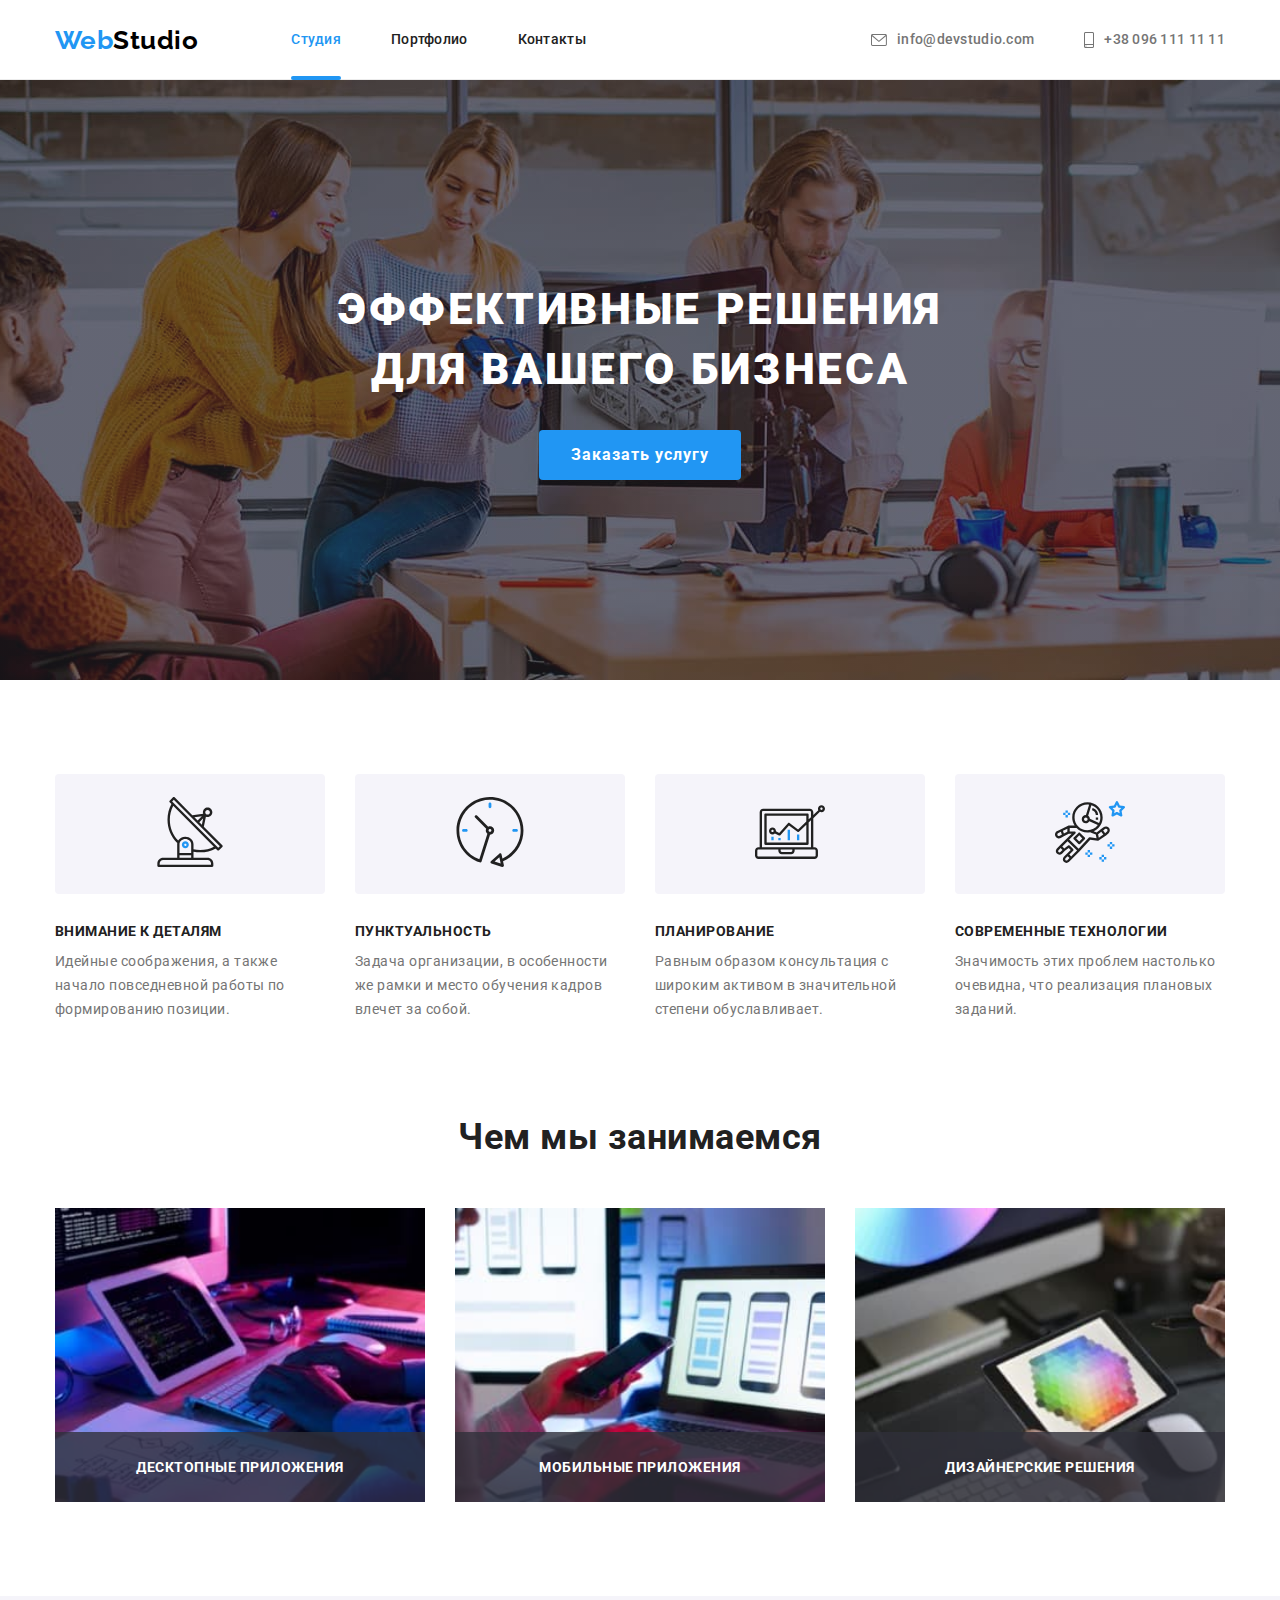
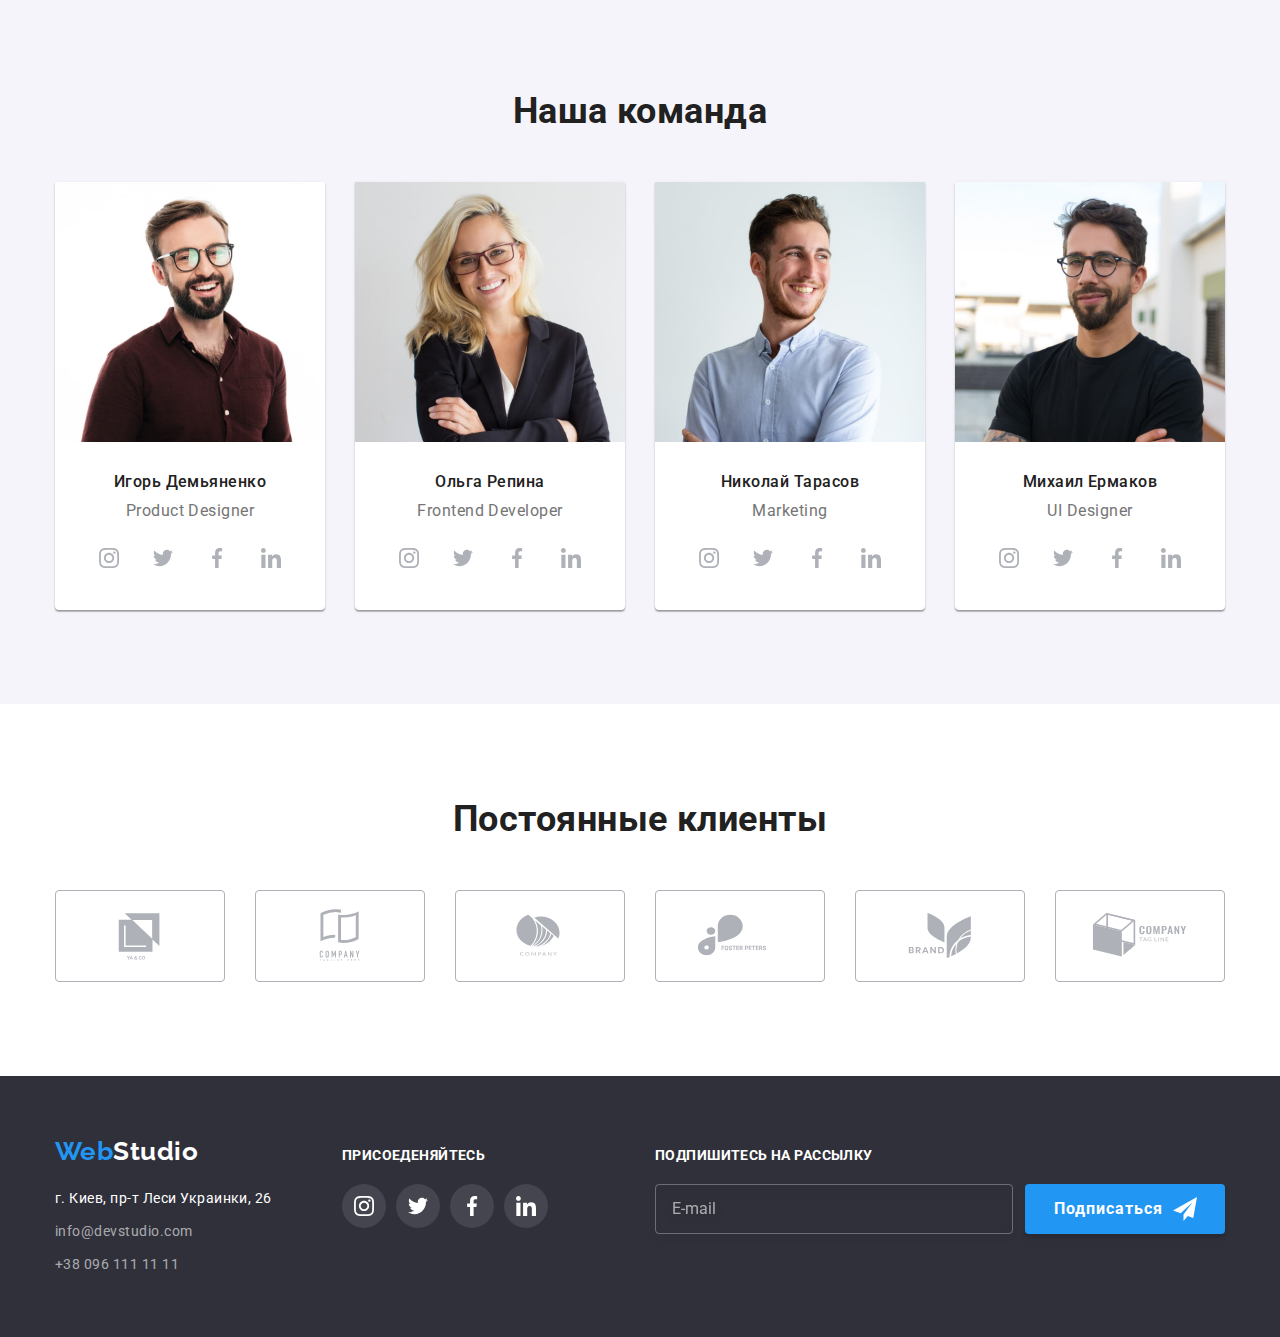
<file: index.html>
<!DOCTYPE html>
<html lang="ru">
  <head>
    <meta charset="UTF-8" />
    <meta http-equiv="X-UA-Compatible" content="IE=edge" />
    <meta name="viewport" content="width=device-width, initial-scale=1.0" />
    <title>Студия</title>
    <link
      href="https://fonts.googleapis.com/css2?family=Raleway:wght@700&family=Roboto:wght@400;500;700;900&display=swap"
      rel="stylesheet"
    />
    <link
      rel="stylesheet"
      href="https://cdnjs.cloudflare.com/ajax/libs/modern-normalize/1.1.0/modern-normalize.min.css"
    />

    <!-- <link rel="stylesheet" href="./CSS/styles.css" /> -->
    <link rel="stylesheet" href="./dist/css/main.min.css" />
    <!-- <link rel="stylesheet" href="./sass/main.min.css" /> -->
  </head>

  <body class="page">
    <header class="header">
      <div class="container navigation">
        <a href="./index.html" lang="en" class="logo">
          <span class="logo-first-part">Web</span>Studio</a
        >
        <nav>
          <ul class="site-nav">
            <li class="site-nav__item">
              <a href="./index.html" class="site-nav__link link current"
                >Студия</a
              >
            </li>
            <li class="site-nav__item">
              <a href="./portfolio.html" class="site-nav__link link"
                >Портфолио</a
              >
            </li>
            <li class="site-nav__item">
              <a href="" class="site-nav__link link">Контакты</a>
            </li>
          </ul>
        </nav>

        <ul class="communication">
          <li class="communication__item">
            <a href="mailto:info@devstudio.com" class="communication__link">
              <svg class="link__img" width="16" height="12">
                <use href="./images/sprite.svg#icon-envelope"></use>
              </svg>
              info@devstudio.com
            </a>
          </li>
          <li class="communication__item">
            <a href="tel:+380961111111" class="communication__link">
              <svg class="link__img" width="10" height="16">
                <use href="./images/sprite.svg#icon-smartphone"></use>
              </svg>
              +38 096 111 11 11
            </a>
          </li>
        </ul>
      </div>
    </header>

    <main>
      <section class="hero">
        <div>
          <h1 class="hero-title">
            Эффективные решения <br />
            для вашего бизнеса
          </h1>
          <button type="button" class="button primary" data-modal-open>
            Заказать услугу
          </button>
        </div>
      </section>

      <section class="section">
        <div class="container">
          <ul class="feature-list">
            <li class="feature-list__item">
              <div class="feature-container">
                <a class="feature-image-link" href="">
                  <svg class="feature-image-icon" width="70" height="70">
                    <use href="./images/sprite.svg#icon-antenna"></use>
                  </svg>
                </a>
              </div>
              <h3 class="feature-list__title">Внимание к деталям</h3>
              <p class="feature-list__text">
                Идейные соображения, а также начало повседневной работы по
                формированию позиции.
              </p>
            </li>
            <li class="feature-list__item">
              <div class="feature-container">
                <a class="feature-image-link" href="">
                  <svg class="feature-image-icon" width="70" height="70">
                    <use href="./images/sprite.svg#icon-clock"></use>
                  </svg>
                </a>
              </div>
              <h3 class="feature-list__title">Пунктуальность</h3>
              <p class="feature-list__text">
                Задача организации, в особенности же рамки и место обучения
                кадров влечет за собой.
              </p>
            </li>
            <li class="feature-list__item">
              <div class="feature-container">
                <a class="feature-image-link" href="">
                  <svg class="feature-image-icon" width="70" height="70">
                    <use href="./images/sprite.svg#icon-diagram"></use>
                  </svg>
                </a>
              </div>
              <h3 class="feature-list__title">Планирование</h3>
              <p class="feature-list__text">
                Равным образом консультация с широким активом в значительной
                степени обуславливает.
              </p>
            </li>
            <li class="feature-list__item">
              <div class="feature-container">
                <a class="feature-image-link" href="">
                  <svg class="feature-image-icon" width="70" height="70">
                    <use href="./images/sprite.svg#icon-astronaut"></use>
                  </svg>
                </a>
              </div>
              <h3 class="feature-list__title">Современные технологии</h3>
              <p class="feature-list__text">
                Значимость этих проблем настолько очевидна, что реализация
                плановых заданий.
              </p>
            </li>
          </ul>
        </div>
      </section>

      <section class="section about">
        <div class="container">
          <h2 class="section-title">Чем мы занимаемся</h2>
          <ul class="about-list">
            <li class="item">
              <img
                src="./images/about-img-1.jpg"
                alt="планирование структуры сайта"
                width="370"
                height="294"
              />
              <h3 class="about-list__item-name">Десктопные приложения</h3>
            </li>
            <li class="item">
              <img
                src="./images/about-img-2.jpg"
                alt="создание структуры сайта"
                width="370"
                height="294"
              />
              <h3 class="about-list__item-name">Мобильные приложения</h3>
            </li>
            <li class="item">
              <img
                src="./images/about-img-3.jpg"
                alt="дизайн структуры сайта"
                width="370"
                height="294"
              />
              <h3 class="about-list__item-name">Дизайнерские решения</h3>
            </li>
          </ul>
        </div>
      </section>

      <section class="section team">
        <div class="container">
          <h2 class="section-title">Наша команда</h2>
          <ul class="team-list">
            <li class="team-list__card">
              <img
                src="./images/team-img-1.jpg"
                alt="Фото Игорь Демьяненко"
                width="270"
                height="260"
              />
              <div class="team-discription">
                <h3 class="team-discription__title">Игорь Демьяненко</h3>
                <p lang="en" class="team-discription__text">Product Designer</p>
                <div>
                  <ul class="social-list list">
                    <li class="social-list-item">
                      <a class="social-list-link" href="">
                        <svg class="social-list-icon" width="20" height="20">
                          <use href="./images/sprite.svg#icon-instagram"></use>
                        </svg>
                      </a>
                    </li>
                    <li class="social-list-item">
                      <a class="social-list-link" href="">
                        <svg class="social-list-icon" width="20" height="20">
                          <use href="./images/sprite.svg#icon-twitter"></use>
                        </svg>
                      </a>
                    </li>
                    <li class="social-list-item">
                      <a class="social-list-link" href="">
                        <svg class="social-list-icon" width="20" height="20">
                          <use href="./images/sprite.svg#icon-facebook"></use>
                        </svg>
                      </a>
                    </li>
                    <li class="social-list-item">
                      <a class="social-list-link" href="">
                        <svg class="social-list-icon" width="20" height="20">
                          <use href="./images/sprite.svg#icon-linkedin"></use>
                        </svg>
                      </a>
                    </li>
                  </ul>
                </div>
              </div>
            </li>
            <li class="team-list__card">
              <img
                src="./images/team-img-2.jpg"
                alt="Фото Ольга Репина"
                width="270"
                height="260"
              />
              <div class="team-discription">
                <h3 class="team-discription__title">Ольга Репина</h3>
                <p lang="en" class="team-discription__text">
                  Frontend Developer
                </p>
                <div>
                  <ul class="social-list list">
                    <li class="social-list-item">
                      <a class="social-list-link" href="">
                        <svg class="social-list-icon" width="20" height="20">
                          <use href="./images/sprite.svg#icon-instagram"></use>
                        </svg>
                      </a>
                    </li>
                    <li class="social-list-item">
                      <a class="social-list-link" href="">
                        <svg class="social-list-icon" width="20" height="20">
                          <use href="./images/sprite.svg#icon-twitter"></use>
                        </svg>
                      </a>
                    </li>
                    <li class="social-list-item">
                      <a class="social-list-link" href="">
                        <svg class="social-list-icon" width="20" height="20">
                          <use href="./images/sprite.svg#icon-facebook"></use>
                        </svg>
                      </a>
                    </li>
                    <li class="social-list-item">
                      <a class="social-list-link" href="">
                        <svg class="social-list-icon" width="20" height="20">
                          <use href="./images/sprite.svg#icon-linkedin"></use>
                        </svg>
                      </a>
                    </li>
                  </ul>
                </div>
              </div>
            </li>
            <li class="team-list__card">
              <img
                src="./images/team-img-3.jpg"
                alt="Фото Николай Тарасов"
                width="270"
                height="260"
              />
              <div class="team-discription">
                <h3 class="team-discription__title">Николай Тарасов</h3>
                <p lang="en" class="team-discription__text">Marketing</p>
                <div>
                  <ul class="social-list list">
                    <li class="social-list-item">
                      <a class="social-list-link" href="">
                        <svg class="social-list-icon" width="20" height="20">
                          <use href="./images/sprite.svg#icon-instagram"></use>
                        </svg>
                      </a>
                    </li>
                    <li class="social-list-item">
                      <a class="social-list-link" href="">
                        <svg class="social-list-icon" width="20" height="20">
                          <use href="./images/sprite.svg#icon-twitter"></use>
                        </svg>
                      </a>
                    </li>
                    <li class="social-list-item">
                      <a class="social-list-link" href="">
                        <svg class="social-list-icon" width="20" height="20">
                          <use href="./images/sprite.svg#icon-facebook"></use>
                        </svg>
                      </a>
                    </li>
                    <li class="social-list-item">
                      <a class="social-list-link" href="">
                        <svg class="social-list-icon" width="20" height="20">
                          <use href="./images/sprite.svg#icon-linkedin"></use>
                        </svg>
                      </a>
                    </li>
                  </ul>
                </div>
              </div>
            </li>
            <li class="team-list__card">
              <img
                src="./images/team-img-4.jpg"
                alt="Фото Михаил Ермаков"
                width="270"
                height="260"
              />
              <div class="team-discription">
                <h3 class="team-discription__title">Михаил Ермаков</h3>
                <p lang="en" class="team-discription__text">UI Designer</p>
                <div>
                  <ul class="social-list list">
                    <li class="social-list-item">
                      <a class="social-list-link" href="">
                        <svg class="social-list-icon" width="20" height="20">
                          <use href="./images/sprite.svg#icon-instagram"></use>
                        </svg>
                      </a>
                    </li>
                    <li class="social-list-item">
                      <a class="social-list-link" href="">
                        <svg class="social-list-icon" width="20" height="20">
                          <use href="./images/sprite.svg#icon-twitter"></use>
                        </svg>
                      </a>
                    </li>
                    <li class="social-list-item">
                      <a class="social-list-link" href="">
                        <svg class="social-list-icon" width="20" height="20">
                          <use href="./images/sprite.svg#icon-facebook"></use>
                        </svg>
                      </a>
                    </li>
                    <li class="social-list-item">
                      <a class="social-list-link" href="">
                        <svg class="social-list-icon" width="20" height="20">
                          <use href="./images/sprite.svg#icon-linkedin"></use>
                        </svg>
                      </a>
                    </li>
                  </ul>
                </div>
              </div>
            </li>
          </ul>
        </div>
      </section>

      <section class="section">
        <div class="container">
          <h2 class="section-title">Постоянные клиенты</h2>
          <ul class="clients-list">
            <li class="item">
              <a class="clients-list-link" href="">
                <svg class="clients-list-icon" width="106" height="60">
                  <use href="./images/sprite.svg#icon-logo-1"></use>
                </svg>
              </a>
            </li>
            <li class="item">
              <a class="clients-list-link" href="">
                <svg class="clients-list-icon" width="106" height="60">
                  <use href="./images/sprite.svg#icon-logo-2"></use>
                </svg>
              </a>
            </li>
            <li class="item">
              <a class="clients-list-link" href="">
                <svg class="clients-list-icon" width="106" height="60">
                  <use href="./images/sprite.svg#icon-logo-3"></use>
                </svg>
              </a>
            </li>
            <li class="item">
              <a class="clients-list-link" href="">
                <svg class="clients-list-icon" width="106" height="60">
                  <use href="./images/sprite.svg#icon-logo-4"></use>
                </svg>
              </a>
            </li>
            <li class="item">
              <a class="clients-list-link" href="">
                <svg class="clients-list-icon" width="106" height="60">
                  <use href="./images/sprite.svg#icon-logo-5"></use>
                </svg>
              </a>
            </li>
            <li class="item">
              <a class="clients-list-link" href="">
                <svg class="clients-list-icon" width="106" height="60">
                  <use href="./images/sprite.svg#icon-logo-6"></use>
                </svg>
              </a>
            </li>
          </ul>
        </div>
      </section>
    </main>

    <footer class="page-footer">
      <div class="container">
        <div>
          <a href="./index.html" lang="en" class="footer-logo">
            <span class="logo-first-part">Web</span>Studio</a
          >
          <address class="footer-address">
            <ul class="footer-list">
              <li class="item">
                <a href="" class="footer-address-link">
                  г. Киев, пр-т Леси Украинки, 26</a
                >
              </li>
              <li class="item">
                <a href="mailto:info@devstudio.com" class="footer-link"
                  >info@devstudio.com</a
                >
              </li>
              <li class="item">
                <a href="tel:+380961111111" class="footer-link"
                  >+38 096 111 11 11</a
                >
              </li>
            </ul>
          </address>
        </div>

        <div class="footer-social-container">
          <h3 class="footer-social-title">присоеденяйтесь</h3>
          <ul class="social-list list footer-social-list">
            <li class="social-list-item">
              <a class="social-list-link" href="">
                <svg class="social-list-icon" width="20" height="20">
                  <use href="./images/sprite.svg#icon-instagram"></use>
                </svg>
              </a>
            </li>
            <li class="social-list-item">
              <a class="social-list-link" href="">
                <svg class="social-list-icon" width="20" height="20">
                  <use href="./images/sprite.svg#icon-twitter"></use>
                </svg>
              </a>
            </li>
            <li class="social-list-item">
              <a class="social-list-link" href="">
                <svg class="social-list-icon" width="20" height="20">
                  <use href="./images/sprite.svg#icon-facebook"></use>
                </svg>
              </a>
            </li>
            <li class="social-list-item">
              <a class="social-list-link" href="">
                <svg class="social-list-icon" width="20" height="20">
                  <use href="./images/sprite.svg#icon-linkedin"></use>
                </svg>
              </a>
            </li>
          </ul>
        </div>

        <div class="footer-subscribe">
          <p class="footer-form-title">Подпишитесь на рассылку</p>
          <div>
            <form class="footer-form">
              <input
                type="email"
                name="user_email"
                placeholder="E-mail"
                class="footer-form-input"
              />
              <button type="submit" class="footer-submit-button">
                Подписаться
                <svg class="footer-sabmit-button-icon" width="24" height="24">
                  <use href="./images/sprite.svg#telegram"></use>
                </svg>
              </button>
            </form>
          </div>
        </div>
      </div>
    </footer>

    <div class="backdrop is-hidden" data-modal>
      <div class="modal">
        <button type="button" class="modal-close-btn" data-modal-close>
          <svg class="modal-close-icon">
            <use
              href="./images/sprite.svg#close-icon"
              width="11"
              height="11"
            ></use>
          </svg>
        </button>
        <form class="contact-form">
          <p class="contact-form-title">
            Оставьте свои данные, мы вам перезвоним
          </p>
          <label class="contact-form-field"
            >Имя
            <span class="contact-form-input-wrapper">
              <input type="text" name="user_name" class="contact-form-input" />
              <svg class="contact-form-input-icon" width="18" height="18">
                <use
                  href="./images/sprite.svg#icon-contact-name"
                  width="12"
                  heaght="12"
                ></use>
              </svg>
            </span>
          </label>
          <label class="contact-form-field"
            >Телефон
            <span class="contact-form-input-wrapper">
              <input type="tel" name="user_phone" class="contact-form-input" />
              <svg class="contact-form-input-icon" width="18" height="18">
                <use
                  href="./images/sprite.svg#icon-contact-phone"
                  width="13"
                  heaght="13"
                ></use>
              </svg>
            </span>
          </label>
          <label class="contact-form-field"
            >Почта
            <span class="contact-form-input-wrapper">
              <input
                type="email"
                name="user_email"
                class="contact-form-input"
              />
              <svg class="contact-form-input-icon" width="18" height="18">
                <use
                  href="./images/sprite.svg#icon-contact-email"
                  width="15"
                  heaght="12"
                ></use>
              </svg>
            </span>
          </label>
          <label class="contact-form-field">
            Комментарий
            <textarea
              name="user_comments"
              id=""
              class="contact-form-comments"
              placeholder="Введите текст"
            ></textarea>
          </label>

          <div class="contact-form-checkbox-wrapper">
            <input
              type="checkbox"
              name="accept-policy"
              class="contact-form-checkbox visually-hidden"
              id="policy-checkbox"
              required
            />
            <label for="policy-checkbox" class="contact-form-checkbox-label">
              Соглашаюсь с рассылкой и принимаю&nbsp;
              <a href="" class="contact-form-checkbox-link">Условия договора</a>
            </label>
          </div>

          <button type="submit" class="contact-form-submit-btn">
            Отправить
          </button>
        </form>
      </div>
    </div>

    <script src="./js/modal.js"></script>
  </body>
</html>
</file>
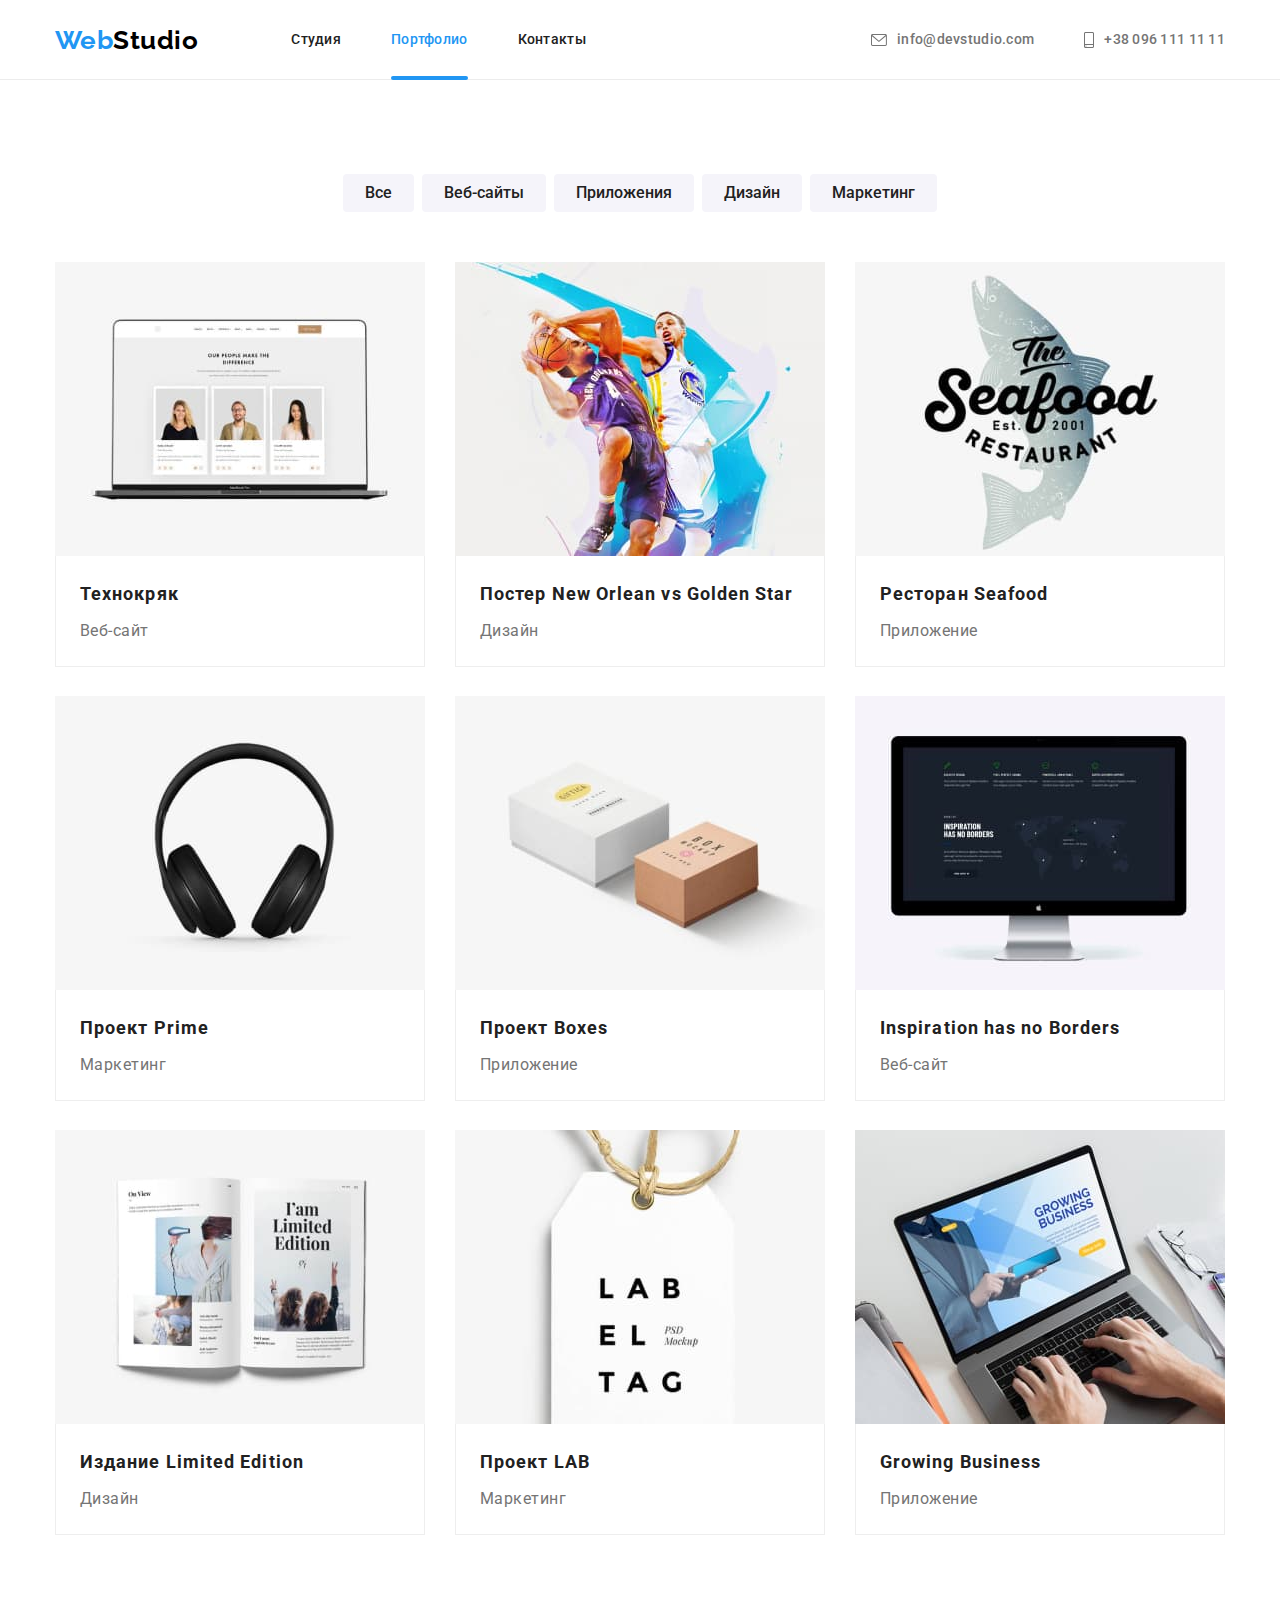
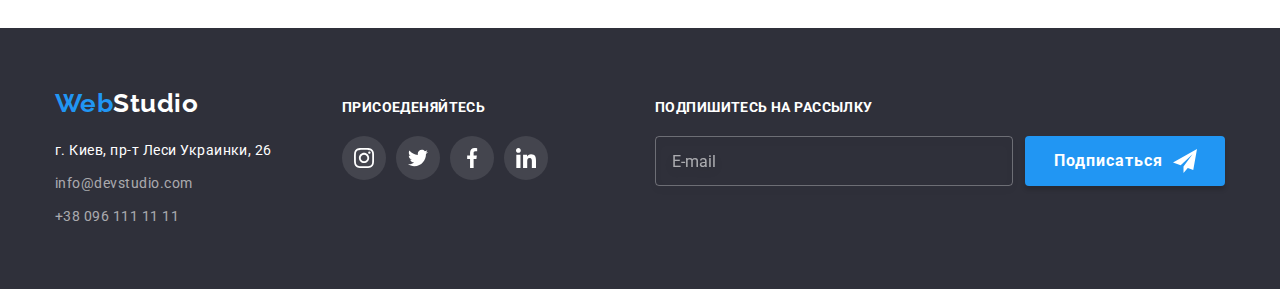
<file: portfolio.html>
<!DOCTYPE html>
<html lang="ru">
  <head>
    <meta charset="UTF-8" />
    <meta http-equiv="X-UA-Compatible" content="IE=edge" />
    <meta name="viewport" content="width=device-width, initial-scale=1.0" />
    <title>Студия</title>
    <link
      href="https://fonts.googleapis.com/css2?family=Raleway:wght@700&family=Roboto:wght@400;500;700;900&display=swap"
      rel="stylesheet"
    />
    <link
      rel="stylesheet"
      href="https://cdnjs.cloudflare.com/ajax/libs/modern-normalize/1.1.0/modern-normalize.min.css"
    />
    <!-- <link rel="stylesheet" href="./CSS/styles.css" /> -->
    <link rel="stylesheet" href="./dist/css/main.min.css" />
    <!-- <link rel="stylesheet" href="./sass/main.min.css" /> -->
  </head>

  <body>
    <header class="header">
      <div class="container navigation">
        <a href="./index.html" lang="en" class="logo">
          <span class="logo-first-part">Web</span>Studio</a
        >
        <nav>
          <ul class="site-nav">
            <li class="site-nav__item">
              <a href="./index.html" class="site-nav__link link">Студия</a>
            </li>
            <li class="site-nav__item">
              <a href="./portfolio.html" class="site-nav__link link current"
                >Портфолио</a
              >
            </li>
            <li class="site-nav__item">
              <a href="" class="site-nav__link link">Контакты</a>
            </li>
          </ul>
        </nav>

        <ul class="communication">
          <li class="communication__item">
            <a href="mailto:info@devstudio.com" class="communication__link">
              <svg class="link__img" width="16" height="12">
                <use href="./images/sprite.svg#icon-envelope"></use>
              </svg>
              info@devstudio.com
            </a>
          </li>
          <li class="communication__item">
            <a href="tel:+380961111111" class="communication__link">
              <svg class="link__img" width="10" height="16">
                <use href="./images/sprite.svg#icon-smartphone"></use>
              </svg>
              +38 096 111 11 11
            </a>
          </li>
        </ul>
      </div>
    </header>

    <main>
      <section class="section portfolio">
        <div class="container">
          <ul class="menu-list">
            <li class="item">
              <button type="button" class="button secondary">Все</button>
            </li>
            <li class="item">
              <button type="button" class="button secondary">Веб-сайты</button>
            </li>
            <li class="item">
              <button type="button" class="button secondary">Приложения</button>
            </li>
            <li class="item">
              <button type="button" class="button secondary">Дизайн</button>
            </li>
            <li class="item">
              <button type="button" class="button secondary">Маркетинг</button>
            </li>
          </ul>
          <ul class="portfolio-list">
            <li class="portfolio-item">
              <div class="portfolio-img-wrapper">
                <img
                  src="./images.portfolio/portfolio-img-1.jpg"
                  alt="Открытый работающий ноктбук"
                  width="370"
                  height="294"
                />
                <p class="overlay">
                  Технокряк это современная площадка распространения
                  коронавируса. Компании используют эту платформу для цифрового
                  шпионажа и атак на защищённые сервера конкурентов.
                </p>
              </div>
              <div class="portfolio-discription">
                <h3 class="title">Технокряк</h3>
                <p class="portfolio-text">Веб-сайт</p>
              </div>
            </li>
            <li class="portfolio-item">
              <div class="portfolio-img-wrapper">
                <img
                  src="./images.portfolio/portfolio-img-2.jpg"
                  alt="Два баскетболиста в игре"
                  width="370"
                  height="294"
                />
                <p class="overlay">
                  Технокряк это современная площадка распространения
                  коронавируса. Компании используют эту платформу для цифрового
                  шпионажа и атак на защищённые сервера конкурентов.
                </p>
              </div>
              <div class="portfolio-discription">
                <h3 class="title">Постер New Orlean vs Golden Star</h3>
                <p class="portfolio-text">Дизайн</p>
              </div>
            </li>
            <li class="portfolio-item">
              <div class="portfolio-img-wrapper">
                <img
                  src="./images.portfolio/portfolio-img-3.jpg"
                  alt="Логотип ресторана с рыбой"
                  width="370"
                  height="294"
                />
                <p class="overlay">
                  Технокряк это современная площадка распространения
                  коронавируса. Компании используют эту платформу для цифрового
                  шпионажа и атак на защищённые сервера конкурентов.
                </p>
              </div>

              <div class="portfolio-discription">
                <h3 class="title">Ресторан Seafood</h3>
                <p class="portfolio-text">Приложение</p>
              </div>
            </li>
            <li class="portfolio-item">
              <div class="portfolio-img-wrapper">
                <img
                  src="./images.portfolio/portfolio-img-4.jpg"
                  alt="Черные наушники"
                  width="370"
                  height="294"
                />
                <p class="overlay">
                  Технокряк это современная площадка распространения
                  коронавируса. Компании используют эту платформу для цифрового
                  шпионажа и атак на защищённые сервера конкурентов.
                </p>
              </div>
              <div class="portfolio-discription">
                <h3 class="title">Проект Prime</h3>
                <p class="portfolio-text">Маркетинг</p>
              </div>
            </li>
            <li class="portfolio-item">
              <div class="portfolio-img-wrapper">
                <img
                  src="./images.portfolio/portfolio-img-5.jpg"
                  alt="Две коробки с логотипом"
                  width="370"
                  height="294"
                />
                <p class="overlay">
                  Технокряк это современная площадка распространения
                  коронавируса. Компании используют эту платформу для цифрового
                  шпионажа и атак на защищённые сервера конкурентов.
                </p>
              </div>
              <div class="portfolio-discription">
                <h3 class="title">Проект Boxes</h3>
                <p class="portfolio-text">Приложение</p>
              </div>
            </li>
            <li class="portfolio-item">
              <div class="portfolio-img-wrapper">
                <img
                  src="./images.portfolio/portfolio-img-6.jpg"
                  alt="Монитор с открытой страницей ве-сайта"
                  width="370"
                  height="294"
                />
                <p class="overlay">
                  Технокряк это современная площадка распространения
                  коронавируса. Компании используют эту платформу для цифрового
                  шпионажа и атак на защищённые сервера конкурентов.
                </p>
              </div>
              <div class="portfolio-discription">
                <h3 class="title">Inspiration has no Borders</h3>
                <p class="portfolio-text">Веб-сайт</p>
              </div>
            </li>
            <li class="portfolio-item">
              <div class="portfolio-img-wrapper">
                <img
                  src="./images.portfolio/portfolio-img-7.jpg"
                  alt="Открытый журнал на столе"
                  width="370"
                  height="294"
                />
                <p class="overlay">
                  Технокряк это современная площадка распространения
                  коронавируса. Компании используют эту платформу для цифрового
                  шпионажа и атак на защищённые сервера конкурентов.
                </p>
              </div>
              <div class="portfolio-discription">
                <h3 class="title">Издание Limited Edition</h3>
                <p class="portfolio-text">Дизайн</p>
              </div>
            </li>
            <li class="portfolio-item">
              <div class="portfolio-img-wrapper">
                <img
                  src="./images.portfolio/portfolio-img-8.jpg"
                  alt="Белая бирка"
                  width="370"
                  height="294"
                />
                <p class="overlay">
                  Технокряк это современная площадка распространения
                  коронавируса. Компании используют эту платформу для цифрового
                  шпионажа и атак на защищённые сервера конкурентов.
                </p>
              </div>
              <div class="portfolio-discription">
                <h3 class="title">Проект LAB</h3>
                <p class="portfolio-text">Маркетинг</p>
              </div>
            </li>
            <li class="portfolio-item">
              <div class="portfolio-img-wrapper">
                <img
                  src="./images.portfolio/portfolio-img-9.jpg"
                  alt="Работа за ноутбуком"
                  width="370"
                  height="294"
                />
                <p class="overlay">
                  Технокряк это современная площадка распространения
                  коронавируса. Компании используют эту платформу для цифрового
                  шпионажа и атак на защищённые сервера конкурентов.
                </p>
              </div>
              <div class="portfolio-discription">
                <h3 class="title">Growing Business</h3>
                <p class="portfolio-text">Приложение</p>
              </div>
            </li>
          </ul>
        </div>
      </section>
    </main>
    <footer class="page-footer">
      <div class="container">
        <div>
          <a href="./index.html" lang="en" class="footer-logo">
            <span class="logo-first-part">Web</span>Studio</a
          >
          <address class="footer-address">
            <ul class="footer-list">
              <li class="item">
                <a href="" class="footer-address-link">
                  г. Киев, пр-т Леси Украинки, 26</a
                >
              </li>
              <li class="item">
                <a href="mailto:info@devstudio.com" class="footer-link"
                  >info@devstudio.com</a
                >
              </li>
              <li class="item">
                <a href="tel:+380961111111" class="footer-link"
                  >+38 096 111 11 11</a
                >
              </li>
            </ul>
          </address>
        </div>

        <div class="footer-social-container">
          <h3 class="footer-social-title">присоеденяйтесь</h3>
          <ul class="social-list list footer-social-list">
            <li class="social-list-item">
              <a class="social-list-link" href="">
                <svg class="social-list-icon" width="20" height="20">
                  <use href="./images/sprite.svg#icon-instagram"></use>
                </svg>
              </a>
            </li>
            <li class="social-list-item">
              <a class="social-list-link" href="">
                <svg class="social-list-icon" width="20" height="20">
                  <use href="./images/sprite.svg#icon-twitter"></use>
                </svg>
              </a>
            </li>
            <li class="social-list-item">
              <a class="social-list-link" href="">
                <svg class="social-list-icon" width="20" height="20">
                  <use href="./images/sprite.svg#icon-facebook"></use>
                </svg>
              </a>
            </li>
            <li class="social-list-item">
              <a class="social-list-link" href="">
                <svg class="social-list-icon" width="20" height="20">
                  <use href="./images/sprite.svg#icon-linkedin"></use>
                </svg>
              </a>
            </li>
          </ul>
        </div>

        <div class="footer-subscribe">
          <p class="footer-form-title">Подпишитесь на рассылку</p>
          <div>
            <form class="footer-form">
              <input
                type="email"
                name="user_email"
                placeholder="E-mail"
                class="footer-form-input"
              />
              <button type="submit" class="footer-submit-button">
                Подписаться
                <svg class="footer-sabmit-button-icon" width="24" height="24">
                  <use href="./images/sprite.svg#telegram"></use>
                </svg>
              </button>
            </form>
          </div>
        </div>
      </div>
    </footer>
  </body>
</html>
</file>
<file: dist/css/main.min.css>
:root{--primary-text-color: #757575;--title-text-color: #212121;--accent-color: #2196f3;--primary-white-color: #ffffff;--primary-background-color: #f5f4fa;--secondary-background-color: #2f303a}.visually-hidden{position:absolute;width:1px;height:1px;margin:-1px;border:0;padding:0;white-space:nowrap;-webkit-clip-path:inset(100%);clip-path:inset(100%);clip:rect(0 0 0 0);overflow:hidden}html{-webkit-box-sizing:border-box;box-sizing:border-box}body{background-color:var(--primary-white-color);color:var(--primary-text-color);font-family:Roboto, sans-serif;letter-spacing:0.03em}ul{list-style:none;padding:0;margin:0}a{text-decoration:none}h1,h2,h3,h4,h5,p{margin-top:0;margin-bottom:0}img{display:block;max-width:100%;height:auto}.section{padding-top:94px;padding-bottom:94px;text-align:center}.container{position:relative;width:1200px;margin:0 auto;padding:0 15px}.button.primary{display:inline-block;border-radius:4px;padding:10px 32px;border:0 solid transparent;color:var(--primary-white-color);background-color:var(--accent-color);font-family:inherit;font-weight:bold;font-size:16px;line-height:1.89;letter-spacing:0.06em;min-width:200px;height:50px;cursor:pointer;-webkit-transition:background-color 250ms cubic-bezier(0.4, 0, 0.2, 1);transition:background-color 250ms cubic-bezier(0.4, 0, 0.2, 1)}.button.primary:hover,.button.primary:focus{background-color:#188ce8}.button.secondary{display:inline-block;border-radius:4px;padding:6px 22px;border:0 solid transparent;color:var(--title-text-color);background-color:var(--primary-background-color);font-family:inherit;font-weight:500;font-size:16px;line-height:1.63;cursor:pointer;-webkit-transition:background-color 250ms cubic-bezier(0.4, 0, 0.2, 1),color 250ms cubic-bezier(0.4, 0, 0.2, 1),-webkit-box-shadow 250ms cubic-bezier(0.4, 0, 0.2, 1);transition:background-color 250ms cubic-bezier(0.4, 0, 0.2, 1),color 250ms cubic-bezier(0.4, 0, 0.2, 1),-webkit-box-shadow 250ms cubic-bezier(0.4, 0, 0.2, 1);transition:background-color 250ms cubic-bezier(0.4, 0, 0.2, 1),color 250ms cubic-bezier(0.4, 0, 0.2, 1),box-shadow 250ms cubic-bezier(0.4, 0, 0.2, 1);transition:background-color 250ms cubic-bezier(0.4, 0, 0.2, 1),color 250ms cubic-bezier(0.4, 0, 0.2, 1),box-shadow 250ms cubic-bezier(0.4, 0, 0.2, 1),-webkit-box-shadow 250ms cubic-bezier(0.4, 0, 0.2, 1)}.button.secondary:hover,.button.secondary:focus{color:var(--primary-white-color);background-color:var(--accent-color);-webkit-box-shadow:0px 3px 1px rgba(0,0,0,0.1),0px 1px 2px rgba(0,0,0,0.08),0px 2px 2px rgba(0,0,0,0.12);box-shadow:0px 3px 1px rgba(0,0,0,0.1),0px 1px 2px rgba(0,0,0,0.08),0px 2px 2px rgba(0,0,0,0.12)}.social-list{display:-webkit-box;display:-ms-flexbox;display:flex;-webkit-box-pack:justify;-ms-flex-pack:justify;justify-content:space-between}.social-list-link{display:-webkit-box;display:-ms-flexbox;display:flex;-webkit-box-align:center;-ms-flex-align:center;align-items:center;-webkit-box-pack:center;-ms-flex-pack:center;justify-content:center;width:44px;height:44px;background-color:transparent;border-radius:50%;-webkit-transition:background-color 250ms cubic-bezier(0.4, 0, 0.2, 1);transition:background-color 250ms cubic-bezier(0.4, 0, 0.2, 1)}.social-list-link:hover,.social-list-link:focus{background-color:var(--accent-color)}.footer-social-container .social-list-link{background-color:rgba(255,255,255,0.1);-webkit-transition:background-color 250ms cubic-bezier(0.4, 0, 0.2, 1);transition:background-color 250ms cubic-bezier(0.4, 0, 0.2, 1)}.footer-social-container .social-list-link:hover,.footer-social-container .social-list-link:focus{background-color:var(--accent-color)}.social-list-icon{fill:#afb1b8;-webkit-transition:fill 250ms cubic-bezier(0.4, 0, 0.2, 1);transition:fill 250ms cubic-bezier(0.4, 0, 0.2, 1)}.social-list-link:hover .social-list-icon,.social-list-link:focus .social-list-icon{fill:var(--primary-white-color)}.footer-social-container .social-list-icon{fill:var(--primary-white-color)}.section-title{margin-top:0;margin-bottom:50px;color:var(--title-text-color);font-weight:bold;font-size:36px;line-height:1.17}.hero-title{min-width:696px;height:120px;left:452px;top:280px;margin-bottom:30px;color:var(--primary-white-color);font-weight:900;font-size:44px;line-height:1.36;letter-spacing:0.06em;text-transform:uppercase}.logo{margin-right:93px;color:#000000;font-family:Raleway;font-weight:bold;font-size:26px;line-height:1.19}.logo-first-part{color:var(--accent-color)}.footer-logo{display:inline-block;margin-bottom:20px;color:var(--primary-white-color);font-family:Raleway;font-weight:bold;font-size:26px;line-height:1.19}.backdrop{position:fixed;width:100%;height:100%;left:0px;top:0px;background:rgba(0,0,0,0.2);-webkit-transition:opacity 500ms linear, visibility 500ms linear, scale 500ms linear;transition:opacity 500ms linear, visibility 500ms linear, scale 500ms linear}.backdrop.is-hidden{opacity:0;visibility:hidden;pointer-events:none}.modal{position:absolute;width:528px;height:581px;left:50%;top:50%;padding:40px;-webkit-transform:translate(-50%, -50%);transform:translate(-50%, -50%);background-color:var(--primary-white-color);-webkit-box-shadow:0px 1px 3px rgba(0,0,0,0.12),0px 1px 1px rgba(0,0,0,0.14),0px 2px 1px rgba(0,0,0,0.2);box-shadow:0px 1px 3px rgba(0,0,0,0.12),0px 1px 1px rgba(0,0,0,0.14),0px 2px 1px rgba(0,0,0,0.2);border-radius:4px}.modal-close-btn{position:absolute;width:30px;height:30px;right:8px;top:8px;display:-webkit-box;display:-ms-flexbox;display:flex;-webkit-box-pack:center;-ms-flex-pack:center;justify-content:center;-webkit-box-align:center;-ms-flex-align:center;align-items:center;border-radius:50%;background:var(--primary-white-color);border:1px solid rgba(0,0,0,0.1);padding:0;cursor:pointer;-webkit-transition:border-color 250ms cubic-bezier(0.4, 0, 0.2, 1),fill 250ms cubic-bezier(0.4, 0, 0.2, 1);transition:border-color 250ms cubic-bezier(0.4, 0, 0.2, 1),fill 250ms cubic-bezier(0.4, 0, 0.2, 1)}.modal-close-btn:hover{border-color:var(--accent-color);fill:var(--accent-color)}.modal-close-btn:focus{border-color:var(--accent-color);fill:var(--accent-color)}.modal-close-icon{padding:3px 3px 4px 4px;width:18px;height:18px}.contact-form-title{width:100%;height:23px;margin-bottom:12px;font-weight:bold;font-size:20px;line-height:23px;text-align:center;color:var(--title-text-color)}.contact-form-field{display:block;font-size:12px;margin-top:10px}.contact-form-input{width:100%;height:40px;padding-left:42px;border:1px solid rgba(33,33,33,0.2);-webkit-box-sizing:border-box;box-sizing:border-box;border-radius:4px;-webkit-transition:border-color 250ms cubic-bezier(0.4, 0, 0.2, 1);transition:border-color 250ms cubic-bezier(0.4, 0, 0.2, 1)}.contact-form-input:focus{outline:none;border-color:var(--accent-color)}.contact-form-input:focus+.contact-form-input-icon{fill:var(--accent-color)}.contact-form-input-wrapper{position:relative;display:block;margin-top:4px}.contact-form-input-icon{position:absolute;top:50%;left:12px;display:block;-webkit-transform:translateY(-50%);transform:translateY(-50%);width:18px;height:18px;fill:var(--title-text-color);-webkit-transition:fill 250ms cubic-bezier(0.4, 0, 0.2, 1);transition:fill 250ms cubic-bezier(0.4, 0, 0.2, 1)}.contact-form-comments{resize:none;width:100%;height:120px;font-size:14px;padding:12px 16px 12px 16px;margin-top:4px;border:1px solid rgba(33,33,33,0.2);-webkit-box-sizing:border-box;box-sizing:border-box;border-radius:4px;-webkit-transition:border-color 250ms cubic-bezier(0.4, 0, 0.2, 1);transition:border-color 250ms cubic-bezier(0.4, 0, 0.2, 1)}.contact-form-comments::-webkit-input-placeholder{color:rgba(117,117,117,0.5)}.contact-form-comments:-ms-input-placeholder{color:rgba(117,117,117,0.5)}.contact-form-comments::-ms-input-placeholder{color:rgba(117,117,117,0.5)}.contact-form-comments::placeholder{color:rgba(117,117,117,0.5)}.contact-form-comments:focus{outline:none;border-color:var(--accent-color)}.contact-form-checkbox-wrapper{margin-top:20px;margin-bottom:30px}.contact-form-checkbox-label{display:-webkit-box;display:-ms-flexbox;display:flex;-webkit-box-align:center;-ms-flex-align:center;align-items:center;font-size:14px}.contact-form-checkbox-label::before{display:inline-block;background-image:url("/images/checkbox.svg");width:16px;height:15px;cursor:pointer;content:"";margin-right:8px}.contact-form-checkbox:focus+.contact-form-checkbox-label::before{fill:var(--accent-color);outline:1px solid var(--accent-color);opacity:3}.contact-form-checkbox:checked+.contact-form-checkbox-label::before{opacity:2;background-image:url("/images/checkbox-accept.svg");background-color:var(--accent-color);border-radius:2px}.contact-form-checkbox-link{text-decoration:underline;color:#188ce8}.contact-form-submit-btn{min-width:200px;height:50px;display:block;margin:0 auto;padding:10px 55px 10px 56px;border:0 solid transparent;font-weight:bold;font-size:16px;line-height:1.89;letter-spacing:0.06em;-webkit-box-align:center;-ms-flex-align:center;align-items:center;text-align:center;color:var(--primary-white-color);background:var(--accent-color);-webkit-box-shadow:0px 4px 4px rgba(0,0,0,0.15);box-shadow:0px 4px 4px rgba(0,0,0,0.15);border-radius:4px;cursor:pointer;-webkit-transition:background-color 250ms cubic-bezier(0.4, 0, 0.2, 1);transition:background-color 250ms cubic-bezier(0.4, 0, 0.2, 1)}.contact-form-submit-btn.contact-form-submit-btn:hover,.contact-form-submit-btn.contact-form-submit-btn:focus{background-color:#188ce8}.header{border-bottom:1px solid #ececec;width:100%;height:80px;background-color:var(--primary-white-color)}.navigation{display:-webkit-box;display:-ms-flexbox;display:flex;-webkit-box-align:center;-ms-flex-align:center;align-items:center}.site-nav{display:-webkit-box;display:-ms-flexbox;display:flex}.site-nav__item:not(:last-child){margin-right:50px}.site-nav__link{display:block;color:var(--title-text-color);font-weight:500;font-size:14px;line-height:1.14;letter-spacing:0.02em;padding-top:32px;padding-bottom:32px;-webkit-transition:color 250ms cubic-bezier(0.4, 0, 0.2, 1);transition:color 250ms cubic-bezier(0.4, 0, 0.2, 1)}.site-nav__link:hover,.site-nav__link:focus{color:var(--accent-color)}.site-nav__link.current{color:var(--accent-color);position:relative}.site-nav__link.current::after{content:"";position:absolute;width:100%;height:4px;left:0px;top:76px;background:#2196f3;border-radius:2px}.communication{display:-webkit-box;display:-ms-flexbox;display:flex;margin-left:auto}.communication__item+.communication__item{margin-left:50px}.communication__link{display:-webkit-box;display:-ms-flexbox;display:flex;-webkit-box-align:center;-ms-flex-align:center;align-items:center;color:var(--primary-text-color);font-weight:500;font-size:14px;line-height:1.14;letter-spacing:0.02em;-webkit-transition:color 250ms cubic-bezier(0.4, 0, 0.2, 1);transition:color 250ms cubic-bezier(0.4, 0, 0.2, 1)}.communication__link:hover,.communication__link:focus{color:var(--accent-color)}.link__img{margin-right:10px;fill:currentColor}.hero{max-width:1600px;min-height:600px;padding-top:200px;padding-bottom:200px;margin-left:auto;margin-right:auto;text-align:center;background:var(--secondary-background-color);background-image:-webkit-gradient(linear, left top, right top, from(rgba(47,48,58,0.4)), to(rgba(47,48,58,0.4))),url("/images/bg-hero-img.jpg");background-image:linear-gradient(to right, rgba(47,48,58,0.4), rgba(47,48,58,0.4)),url("/images/bg-hero-img.jpg");background-repeat:no-repeat;background-position:center;background-size:cover}.feature-list .feature-container{display:-webkit-box;display:-ms-flexbox;display:flex;-ms-flex-wrap:wrap;flex-wrap:wrap;width:270px;height:120px;-webkit-box-align:center;-ms-flex-align:center;align-items:center;-webkit-box-pack:center;-ms-flex-pack:center;justify-content:center;background:var(--primary-background-color);border-radius:4px;margin-bottom:30px}.feature-list{display:-webkit-box;display:-ms-flexbox;display:flex}.feature-list__item+.feature-list__item{margin-left:30px}.feature-list__item{text-align:start}.feature-list__title{margin-top:0;margin-bottom:10px;color:var(--title-text-color);font-weight:bold;font-size:14px;line-height:1.14;text-transform:uppercase}.feature-list__text{margin-top:0;margin-bottom:0px;font-size:14px;line-height:1.71}.about{padding-top:0px}.about-list{display:-webkit-box;display:-ms-flexbox;display:flex;-ms-flex-wrap:wrap;flex-wrap:wrap;position:relative}.about-list .item+.item{margin-left:30px}.about-list__item-name{position:absolute;width:370px;height:70px;padding-top:27px;padding-bottom:27px;top:224px;color:var(--primary-white-color);font-size:14px;font-weight:bold;text-align:center;text-transform:uppercase;background:rgba(47,48,58,0.8)}.team{background-color:var(--primary-background-color)}.team-list{display:-webkit-box;display:-ms-flexbox;display:flex;-ms-flex-wrap:wrap;flex-wrap:wrap}.team-list__card+.team-list__card{margin-left:30px}.team-list__card{width:270px;height:428px;background-color:var(--primary-white-color);border-radius:0px 0px 4px 4px;-webkit-box-shadow:0px 1px 3px rgba(0,0,0,0.12),0px 1px 1px rgba(0,0,0,0.14),0px 2px 1px rgba(0,0,0,0.2);box-shadow:0px 1px 3px rgba(0,0,0,0.12),0px 1px 1px rgba(0,0,0,0.14),0px 2px 1px rgba(0,0,0,0.2)}.team-discription{padding-top:30px;padding-bottom:30px;padding-left:32px;padding-right:32px}.team-discription__title{margin-bottom:10px;color:var(--title-text-color);font-weight:500;font-size:16px;line-height:1.19}.team-discription__text{font-size:16px;line-height:1.19;margin-bottom:16px}.clients-list{display:-webkit-box;display:-ms-flexbox;display:flex;-ms-flex-wrap:wrap;flex-wrap:wrap}.clients-list .item+.item{margin-left:30px}.clients-list .item{display:-webkit-box;display:-ms-flexbox;display:flex}.clients-list-link{display:-webkit-box;display:-ms-flexbox;display:flex;-webkit-box-align:center;-ms-flex-align:center;align-items:center;-webkit-box-pack:center;-ms-flex-pack:center;justify-content:center;width:170px;height:92px;border:1px solid #afb1b8;-webkit-box-sizing:border-box;box-sizing:border-box;border-radius:4px;-webkit-transition:background-color 250ms cubic-bezier(0.4, 0, 0.2, 1);transition:background-color 250ms cubic-bezier(0.4, 0, 0.2, 1)}.clients-list-link:hover,.clients-list-link:focus{border-color:var(--accent-color)}.clients-list-link .clients-list-icon{fill:#afb1b8;-webkit-transition:fill 250ms cubic-bezier(0.4, 0, 0.2, 1);transition:fill 250ms cubic-bezier(0.4, 0, 0.2, 1)}.clients-list-link:hover .clients-list-icon,.clients-list-link:focus .clients-list-icon{fill:var(--accent-color)}.page-footer{padding-top:60px;padding-bottom:60px;background-color:var(--secondary-background-color)}.footer-list .item+.item{margin-top:9px}.footer-address{margin-top:0;margin-bottom:0;padding-left:0}.footer-address-link{color:var(--primary-white-color);font-style:normal;font-size:14px;line-height:1.71}.footer-link{color:rgba(255,255,255,0.6);font-style:normal;font-size:14px;line-height:1.71;-webkit-transition:color 250ms cubic-bezier(0.4, 0, 0.2, 1);transition:color 250ms cubic-bezier(0.4, 0, 0.2, 1)}.footer-link:hover,.footer-link:focus{color:var(--accent-color)}.page-footer .container{display:-webkit-box;display:-ms-flexbox;display:flex;-webkit-box-align:baseline;-ms-flex-align:baseline;align-items:baseline}.footer-social-container{width:206px;height:80px;margin-left:70px}.footer-social-title{min-width:145px;height:16px;margin-bottom:20px;font-weight:bold;font-size:14px;line-height:1.14;letter-spacing:0.03em;text-transform:uppercase;color:var(--primary-white-color)}.footer-subscribe{position:absolute;right:15px;top:12px}.footer-form-title{height:16px;margin-bottom:20px;font-weight:bold;font-size:14px;line-height:1.14;letter-spacing:0.03em;text-transform:uppercase;color:var(--primary-white-color)}.footer-form{display:-webkit-box;display:-ms-flexbox;display:flex}.footer-form-input{min-width:358px;height:50px;padding-left:16px;background-color:transparent;color:var(--primary-white-color);border:1px solid rgba(255,255,255,0.3);-webkit-box-sizing:border-box;box-sizing:border-box;-webkit-filter:drop-shadow(0px 4px 4px rgba(0,0,0,0.15));filter:drop-shadow(0px 4px 4px rgba(0,0,0,0.15));border-radius:4px;-webkit-transition:border-color 250ms cubic-bezier(0.4, 0, 0.2, 1);transition:border-color 250ms cubic-bezier(0.4, 0, 0.2, 1)}.footer-form-input::-webkit-input-placeholder{color:rgba(255,255,255,0.6)}.footer-form-input:-ms-input-placeholder{color:rgba(255,255,255,0.6)}.footer-form-input::-ms-input-placeholder{color:rgba(255,255,255,0.6)}.footer-form-input::placeholder{color:rgba(255,255,255,0.6)}.footer-form-input:focus{outline:none;border-color:var(--accent-color)}.footer-submit-button{display:-webkit-box;display:-ms-flexbox;display:flex;min-width:200px;height:50px;padding:10px 28px 10px 29px;margin-left:12px;border:0 solid transparent;background:var(--accent-color);-webkit-box-shadow:0px 4px 4px rgba(0,0,0,0.15);box-shadow:0px 4px 4px rgba(0,0,0,0.15);border-radius:4px;font-style:normal;font-weight:bold;font-size:16px;line-height:1.87;-webkit-box-align:center;-ms-flex-align:center;align-items:center;text-align:center;letter-spacing:0.06em;color:#ffffff;-webkit-transition:background-color 250ms cubic-bezier(0.4, 0, 0.2, 1);transition:background-color 250ms cubic-bezier(0.4, 0, 0.2, 1)}.footer-submit-button:hover,.footer-submit-button:focus{background-color:#188ce8}.footer-sabmit-button-icon{margin-left:10px}.section.portfolio{background-color:var(--primary-white-color)}.menu-list{display:-webkit-box;display:-ms-flexbox;display:flex;-webkit-box-pack:center;-ms-flex-pack:center;justify-content:center;padding-bottom:16px;margin-bottom:34px}.menu-list .item{margin-right:8px}.menu-list .item:last-child{margin-right:0px}.portfolio-list{display:-webkit-box;display:-ms-flexbox;display:flex;-ms-flex-wrap:wrap;flex-wrap:wrap}.portfolio-item{width:370px;height:404px;margin-right:30px;margin-bottom:30px;-webkit-transition-property:-webkit-box-shadow;transition-property:-webkit-box-shadow;transition-property:box-shadow;transition-property:box-shadow, -webkit-box-shadow;-webkit-transition:-webkit-box-shadow 250ms cubic-bezier(0.4, 0, 0.2, 1);transition:-webkit-box-shadow 250ms cubic-bezier(0.4, 0, 0.2, 1);transition:box-shadow 250ms cubic-bezier(0.4, 0, 0.2, 1);transition:box-shadow 250ms cubic-bezier(0.4, 0, 0.2, 1), -webkit-box-shadow 250ms cubic-bezier(0.4, 0, 0.2, 1)}.portfolio-item:hover{-webkit-box-shadow:0px 1px 1px rgba(0,0,0,0.12),0px 4px 4px rgba(0,0,0,0.06),1px 4px 6px rgba(0,0,0,0.16);box-shadow:0px 1px 1px rgba(0,0,0,0.12),0px 4px 4px rgba(0,0,0,0.06),1px 4px 6px rgba(0,0,0,0.16)}.portfolio-item:nth-child(3n){margin-right:0}.portfolio-item:nth-last-child(-n+3){margin-bottom:0}.portfolio-img-wrapper{position:relative;overflow:hidden}.overlay{position:absolute;color:var(--primary-white-color);background-color:rgba(33,150,243,0.9);font-size:18px;font-weight:normal;line-height:28px;width:100%;height:294px;left:0px;top:0px;padding:63px 24px;text-align:left;overflow:auto;-webkit-transform:translateY(100%);transform:translateY(100%);-webkit-transition:-webkit-transform 250ms cubic-bezier(0.4, 0, 0.2, 1);transition:-webkit-transform 250ms cubic-bezier(0.4, 0, 0.2, 1);transition:transform 250ms cubic-bezier(0.4, 0, 0.2, 1);transition:transform 250ms cubic-bezier(0.4, 0, 0.2, 1), -webkit-transform 250ms cubic-bezier(0.4, 0, 0.2, 1)}.portfolio-item:hover .overlay{-webkit-transform:translateY(0%);transform:translateY(0%)}.portfolio-discription{padding:20px 24px;border-right:1px solid #eeeeee;border-left:1px solid #eeeeee;border-bottom:1px solid #eeeeee;text-align:start}.portfolio-list .title{color:var(--title-text-color);font-weight:bold;font-size:18px;line-height:2;letter-spacing:0.06em;margin-bottom:4px}.portfolio-text{color:var(--primary-text-color);font-size:16px;line-height:1.88}
/*# sourceMappingURL=main.min.css.map */
</file>
